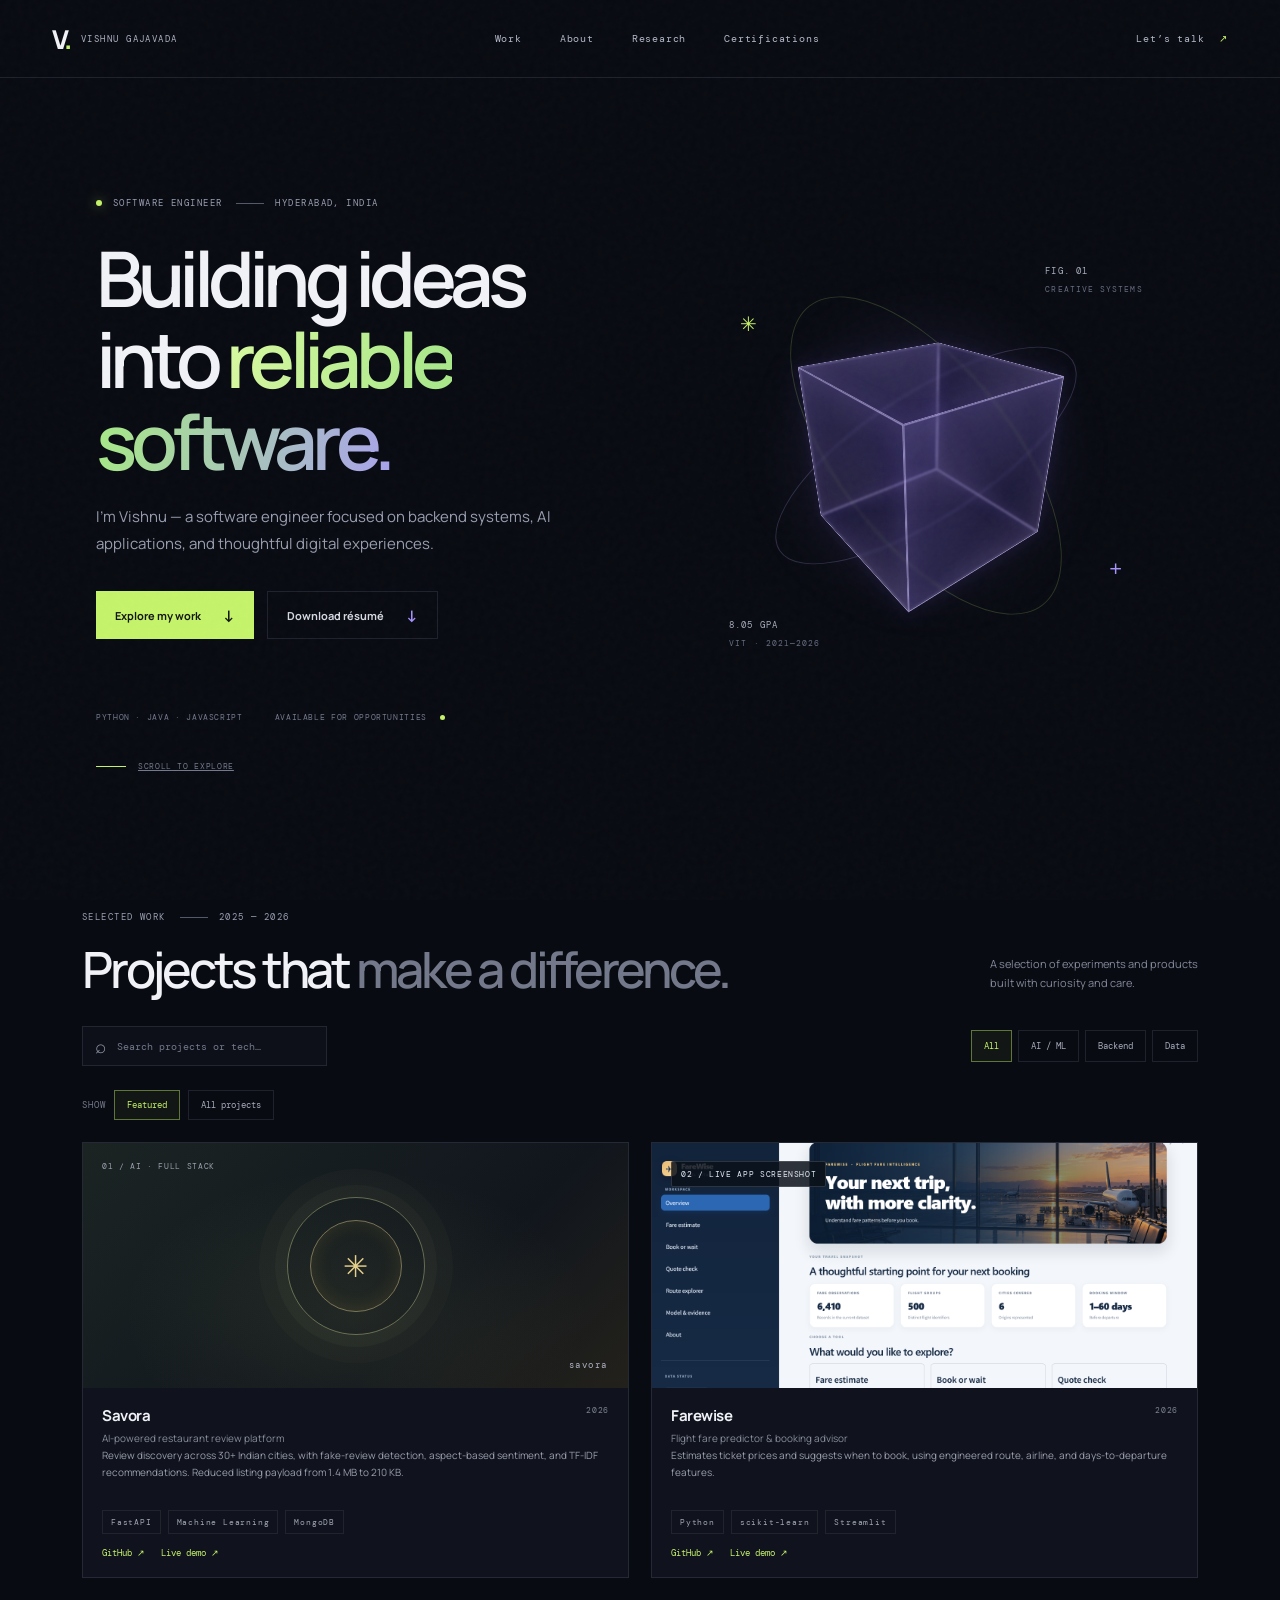
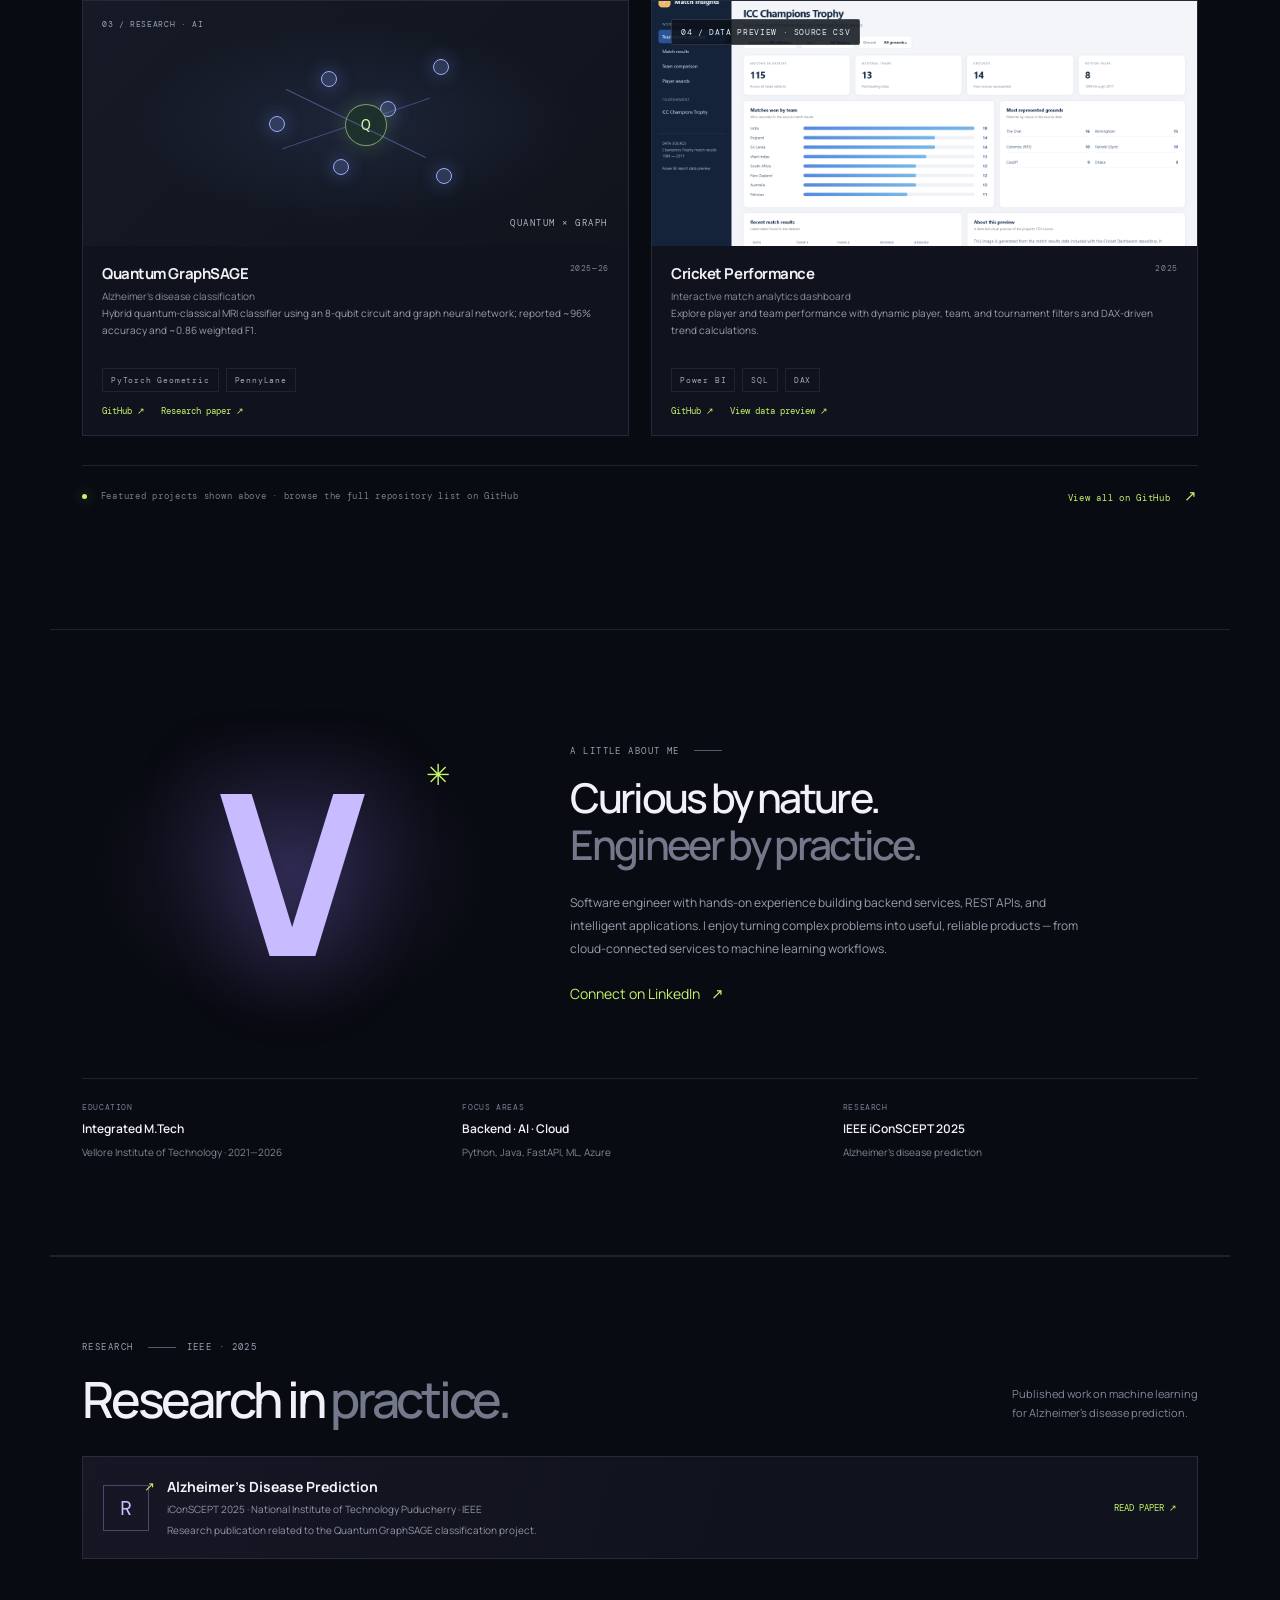
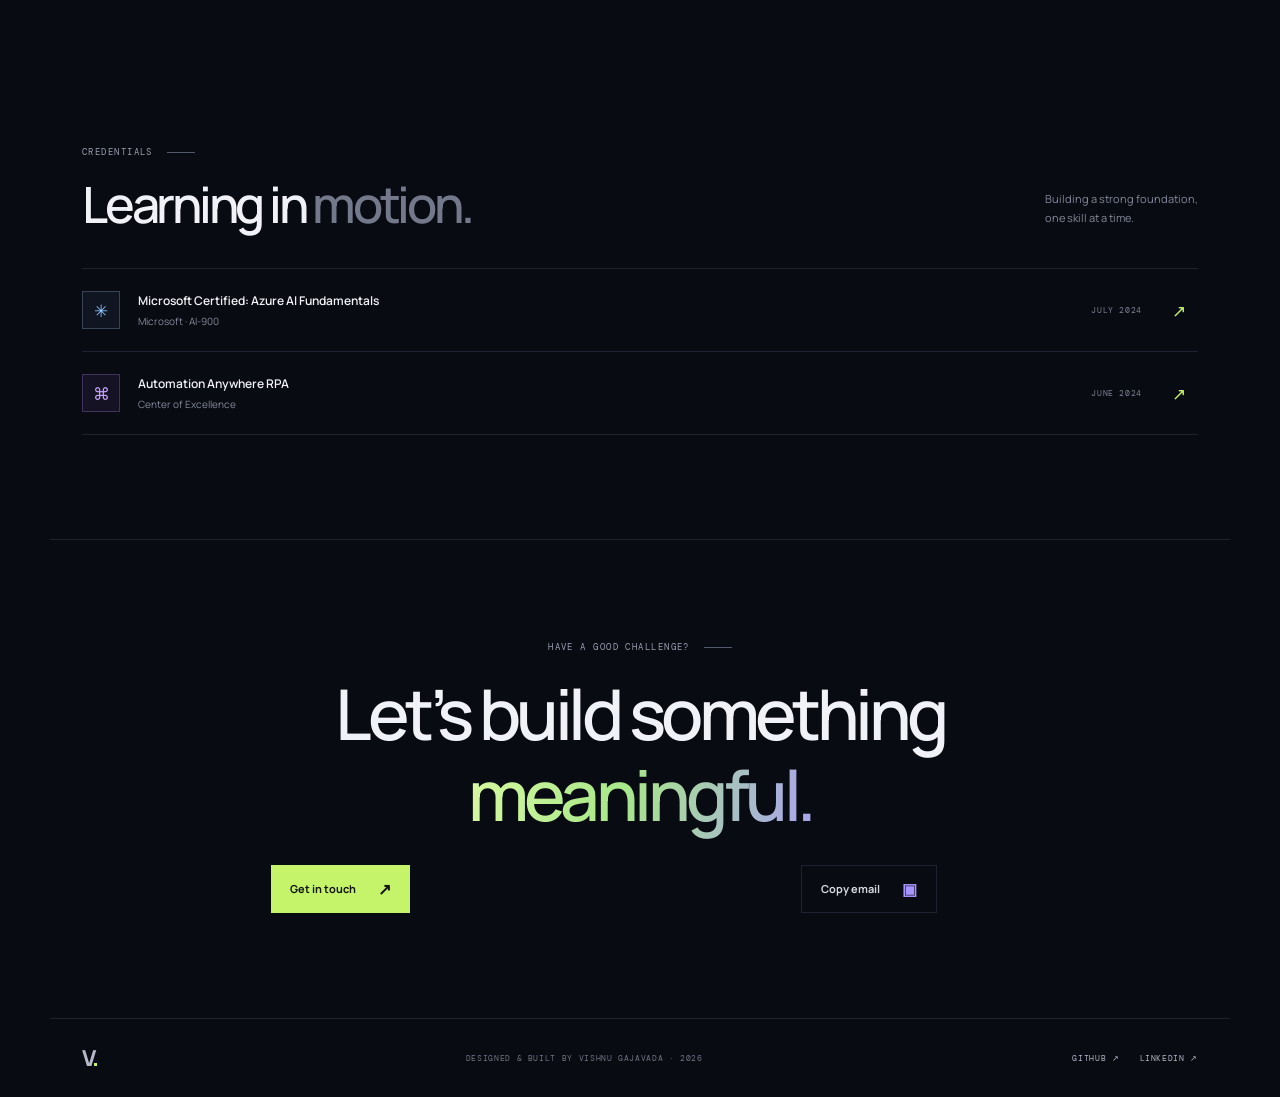
<file: index.html>
<!doctype html>
<html lang="en">
<head>
  <meta charset="utf-8">
  <meta name="viewport" content="width=device-width, initial-scale=1">
  <meta name="theme-color" content="#090b12">
  <meta name="description" content="Portfolio of Vishnu Gajavada — software engineer building backend, AI, and data applications.">
  <title>Vishnu Gajavada — Software Engineer</title>
  <link rel="preconnect" href="https://fonts.googleapis.com">
  <link rel="preconnect" href="https://fonts.gstatic.com" crossorigin>
  <link href="https://fonts.googleapis.com/css2?family=DM+Mono:wght@400;500&family=Manrope:wght@400;500;600;700;800&display=swap" rel="stylesheet">
  <link rel="stylesheet" href="styles.css">
  <link rel="stylesheet" href="enhancements.css">
  <link rel="stylesheet" href="screenshots.css">
  <script defer src="script.js"></script>
</head>
<body>
  <div class="grain" aria-hidden="true"></div>
  <header class="topbar">
    <a class="brand" href="#home" aria-label="Vishnu Gajavada home"><span class="brand-mark">V<span>.</span></span><span class="brand-name">VISHNU GAJAVADA</span></a>
    <nav aria-label="Main navigation"><a href="#work">Work</a><a href="#about">About</a><a href="#research">Research</a><a href="#certifications">Certifications</a></nav>
    <a class="contact-link" href="https://mail.google.com/mail/?view=cm&amp;fs=1&amp;to=vishnugajavada20%40gmail.com" target="_blank" rel="noopener noreferrer">Let’s talk <span>↗</span></a>
  </header>

  <main>
    <section class="hero" id="home">
      <div class="hero-copy">
        <p class="eyebrow"><span class="pulse"></span> SOFTWARE ENGINEER <span class="eyebrow-line"></span> HYDERABAD, INDIA</p>
        <h1>Building ideas<br>into <span class="gradient-text">reliable software.</span></h1>
        <p class="hero-intro">I’m Vishnu — a software engineer focused on backend systems, AI applications, and thoughtful digital experiences.</p>
        <div class="hero-actions"><a class="button button-primary" href="#work">Explore my work <span>↓</span></a><a class="button button-quiet" href="resume.pdf" download="Vishnu-Gajavada-Resume.pdf">Download résumé <span>↓</span></a></div>
        <div class="hero-meta"><span>PYTHON · JAVA · JAVASCRIPT</span><span>AVAILABLE FOR OPPORTUNITIES <i></i></span></div>
      </div>
      <div class="hero-art" aria-label="Abstract rotating 3D glass sculpture" role="img">
        <div class="art-glow"></div><div class="orbit orbit-one"></div><div class="orbit orbit-two"></div>
        <div class="cube-scene"><div class="cube"><span class="face front"></span><span class="face back"></span><span class="face right"></span><span class="face left"></span><span class="face top"></span><span class="face bottom"></span></div></div>
        <div class="art-label label-top">FIG. 01 <span>CREATIVE SYSTEMS</span></div><div class="art-label label-bottom">8.05 GPA <span>VIT · 2021—2026</span></div>
        <span class="spark spark-a">✳</span><span class="spark spark-b">+</span>
      </div>
      <a class="scroll-cue" href="#work"><span class="scroll-line"></span> SCROLL TO EXPLORE</a>
    </section>

    <section class="work section-wrap" id="work">
      <div class="section-heading"><div><p class="eyebrow">SELECTED WORK <span class="eyebrow-line"></span> 2025 — 2026</p><h2>Projects that <span class="muted">make a difference.</span></h2></div><p class="section-note">A selection of experiments and products<br>built with curiosity and care.</p></div>
      <div class="project-tools"><label class="search-box"><span>⌕</span><input id="project-search" type="search" placeholder="Search projects or tech…" aria-label="Search projects or technologies"></label><div class="filter-buttons" role="group" aria-label="Filter projects"><button class="filter-button active" data-filter="all">All</button><button class="filter-button" data-filter="ai">AI / ML</button><button class="filter-button" data-filter="backend">Backend</button><button class="filter-button" data-filter="data">Data</button></div></div>
      <div class="project-view-toggle" role="group" aria-label="Project view"><span>SHOW</span><button class="view-button active" data-view="featured" aria-pressed="true">Featured</button><button class="view-button" data-view="all" aria-pressed="false">All projects</button></div>
      <div class="project-grid" id="project-grid">
        <article class="project-card featured-card" data-repo="savora" data-category="ai backend" data-search="restaurant reviews fastapi streamlit mongodb machine learning sentiment fake review recommendations jwt"><div class="project-visual visual-savora"><span class="visual-index">01 / AI · FULL STACK</span><div class="visual-symbol plate-symbol"><span></span><i>✳</i></div><span class="visual-word">savora</span></div><div class="project-info"><div><h3>Savora</h3><p>AI-powered restaurant review platform</p></div><span class="project-year">2026</span></div><p class="project-summary">Review discovery across 30+ Indian cities, with fake-review detection, aspect-based sentiment, and TF-IDF recommendations. Reduced listing payload from 1.4 MB to 210 KB.</p><div class="project-tags"><span>FastAPI</span><span>Machine Learning</span><span>MongoDB</span></div><div class="project-links"><a href="https://github.com/vishnugajavada/savora" target="_blank" rel="noreferrer">GitHub ↗</a><a href="https://savoravishnu.streamlit.app" target="_blank" rel="noreferrer">Live demo ↗</a></div></article>
        <article class="project-card featured-card" data-repo="farewise" data-category="ai data" data-search="flight fare predictor price booking advisor pandas scikit learn streamlit regression"><div class="project-visual visual-farewise project-screenshot"><a href="https://github.com/vishnugajavada/Farewise" target="_blank" rel="noreferrer" aria-label="Open Farewise on GitHub"><img src="assets/screenshots/farewise.png" alt="Farewise running locally, showing the synthetic demo data overview, route summary, and fare analysis navigation"></a><span class="visual-index">02 / LIVE APP SCREENSHOT</span></div><div class="project-info"><div><h3>Farewise</h3><p>Flight fare predictor & booking advisor</p></div><span class="project-year">2026</span></div><p class="project-summary">Estimates ticket prices and suggests when to book, using engineered route, airline, and days-to-departure features.</p><div class="project-tags"><span>Python</span><span>scikit-learn</span><span>Streamlit</span></div><div class="project-links"><a href="https://github.com/vishnugajavada/Farewise" target="_blank" rel="noreferrer">GitHub ↗</a><a href="https://vishnugajavada-farewise-srcfarewiseuiapp-fh8waa.streamlit.app/" target="_blank" rel="noreferrer">Live demo ↗</a></div></article>
        <article class="project-card featured-card" data-repo="alzheimer-quantum-graph-sage" data-category="ai" data-search="alzheimer disease classification quantum feature extraction graphsage MRI image pytorch geometric pennylane"><div class="project-visual visual-quantum"><span class="visual-index">03 / RESEARCH · AI</span><div class="node-art"><i></i><i></i><i></i><i></i><i></i><i></i><b>Q</b></div><span class="visual-word">QUANTUM × GRAPH</span></div><div class="project-info"><div><h3>Quantum GraphSAGE</h3><p>Alzheimer’s disease classification</p></div><span class="project-year">2025—26</span></div><p class="project-summary">Hybrid quantum-classical MRI classifier using an 8-qubit circuit and graph neural network; reported ~96% accuracy and ~0.86 weighted F1.</p><div class="project-tags"><span>PyTorch Geometric</span><span>PennyLane</span></div><div class="project-links"><a href="https://github.com/vishnugajavada/Alzheimer-Quantum-Graph-Sage" target="_blank" rel="noreferrer">GitHub ↗</a><a href="https://ieeexplore.ieee.org/document/11436817/" target="_blank" rel="noreferrer">Research paper ↗</a></div></article>
        <article class="project-card featured-card" data-repo="cricket-dashboard" data-category="data" data-search="cricket match performance analytics dashboard player team tournament power bi sql python dax"><div class="project-visual visual-cricket project-screenshot"><a href="https://github.com/vishnugajavada/Cricket-Dashboard" target="_blank" rel="noreferrer" aria-label="Open Cricket Dashboard on GitHub"><img src="assets/screenshots/cricket-dashboard.png" alt="Data preview built from the Cricket Dashboard repository CSV, showing Champions Trophy match, team, and ground summaries; not a Power BI export"></a><span class="visual-index">04 / DATA PREVIEW · SOURCE CSV</span></div><div class="project-info"><div><h3>Cricket Performance</h3><p>Interactive match analytics dashboard</p></div><span class="project-year">2025</span></div><p class="project-summary">Explore player and team performance with dynamic player, team, and tournament filters and DAX-driven trend calculations.</p><div class="project-tags"><span>Power BI</span><span>SQL</span><span>DAX</span></div><div class="project-links"><a href="https://github.com/vishnugajavada/Cricket-Dashboard" target="_blank" rel="noreferrer">GitHub ↗</a><a href="assets/screenshots/cricket-dashboard.png" target="_blank" rel="noreferrer">View data preview ↗</a></div></article>
      </div>
      <div class="github-row"><p id="repo-status"><span class="status-dot"></span> Loading public repositories from GitHub…</p><a href="https://github.com/vishnugajavada?tab=repositories" target="_blank" rel="noreferrer">View all on GitHub <span>↗</span></a></div>
      <div id="repo-grid" class="repo-grid" aria-live="polite"></div>
    </section>

    <section class="about section-wrap" id="about"><div class="about-mark" aria-hidden="true"><span>V</span><i>✳</i></div><div class="about-copy"><p class="eyebrow">A LITTLE ABOUT ME <span class="eyebrow-line"></span></p><h2>Curious by nature.<br><span class="muted">Engineer by practice.</span></h2><p>Software engineer with hands-on experience building backend services, REST APIs, and intelligent applications. I enjoy turning complex problems into useful, reliable products — from cloud-connected services to machine learning workflows.</p><a class="text-link" href="https://www.linkedin.com/in/vishnu-gajavada-380631279/" target="_blank" rel="noreferrer">Connect on LinkedIn <span>↗</span></a></div><div class="about-details"><div><span>EDUCATION</span><strong>Integrated M.Tech</strong><small>Vellore Institute of Technology · 2021—2026</small></div><div><span>FOCUS AREAS</span><strong>Backend · AI · Cloud</strong><small>Python, Java, FastAPI, ML, Azure</small></div><div><span>RESEARCH</span><strong>IEEE iConSCEPT 2025</strong><small>Alzheimer’s disease prediction</small></div></div></section>

    <section class="research section-wrap" id="research"><div class="section-heading"><div><p class="eyebrow">RESEARCH <span class="eyebrow-line"></span> IEEE · 2025</p><h2>Research in <span class="muted">practice.</span></h2></div><p class="section-note">Published work on machine learning<br>for Alzheimer’s disease prediction.</p></div><a class="research-card" href="https://ieeexplore.ieee.org/document/11436817/" target="_blank" rel="noreferrer"><span class="research-icon">R<span>↗</span></span><span class="research-copy"><strong>Alzheimer’s Disease Prediction</strong><small>iConSCEPT 2025 · National Institute of Technology Puducherry · IEEE</small><small>Research publication related to the Quantum GraphSAGE classification project.</small></span><span class="research-open">READ PAPER ↗</span></a></section>

    <section class="certifications section-wrap" id="certifications"><div class="section-heading"><div><p class="eyebrow">CREDENTIALS <span class="eyebrow-line"></span></p><h2>Learning in <span class="muted">motion.</span></h2></div><p class="section-note">Building a strong foundation,<br>one skill at a time.</p></div><div class="cert-list"><a class="cert-item" href="https://drive.google.com/file/d/17xsXJRBU0oVl1Qxz-U2bQVq2n0ooGOFm/view?usp=drive_link" target="_blank" rel="noreferrer"><span class="cert-icon">✳</span><span class="cert-main"><strong>Microsoft Certified: Azure AI Fundamentals</strong><small>Microsoft · AI-900</small></span><span class="cert-date">JULY 2024</span><span class="cert-open">↗</span></a><a class="cert-item" href="https://drive.google.com/file/d/1Jwt9KQc1stV9tryo4pPG4t9vZOQHO4PA/view?usp=drive_link" target="_blank" rel="noreferrer"><span class="cert-icon cert-purple">⌘</span><span class="cert-main"><strong>Automation Anywhere RPA</strong><small>Center of Excellence</small></span><span class="cert-date">JUNE 2024</span><span class="cert-open">↗</span></a></div></section>

    <section class="contact section-wrap"><p class="eyebrow">HAVE A GOOD CHALLENGE? <span class="eyebrow-line"></span></p><h2>Let’s build something<br><span class="gradient-text">meaningful.</span></h2><div class="contact-actions"><a class="button button-primary" href="https://mail.google.com/mail/?view=cm&amp;fs=1&amp;to=vishnugajavada20%40gmail.com" target="_blank" rel="noopener noreferrer">Get in touch <span>↗</span></a><button class="button button-quiet copy-email" type="button" data-email="vishnugajavada20@gmail.com">Copy email <span>▣</span></button><span class="copy-status" aria-live="polite"></span></div></section>
  </main>
  <footer class="footer"><a class="brand" href="#home"><span class="brand-mark">V<span>.</span></span></a><p>DESIGNED & BUILT BY VISHNU GAJAVADA · 2026</p><div><a href="https://github.com/vishnugajavada" target="_blank" rel="noreferrer">GITHUB ↗</a><a href="https://www.linkedin.com/in/vishnu-gajavada-380631279/" target="_blank" rel="noreferrer">LINKEDIN ↗</a></div></footer>
  <a class="back-to-top" href="#home" aria-label="Back to top" title="Back to top">↑</a>
</body>
</html>
</file>
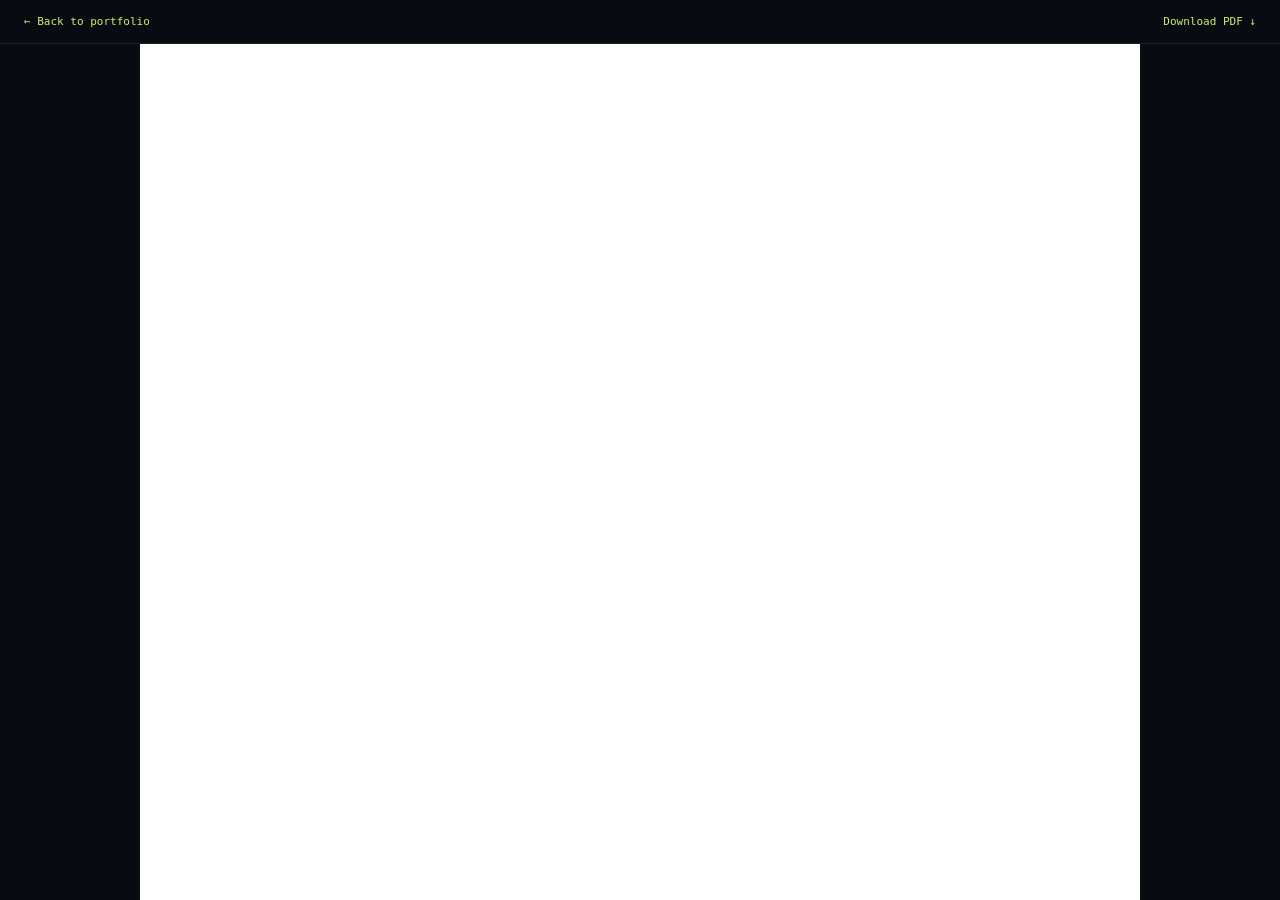
<file: resume.html>
<!doctype html>
<html lang="en"><head><meta charset="utf-8"><meta name="viewport" content="width=device-width,initial-scale=1"><meta name="theme-color" content="#090b12"><title>Vishnu Gajavada — Résumé</title><link rel="stylesheet" href="styles.css"><style>body{min-height:100vh;display:flex;flex-direction:column}.resume-viewer-bar{display:flex;align-items:center;justify-content:space-between;padding:15px 24px;border-bottom:1px solid var(--line)}.resume-viewer-bar a{color:var(--lime);text-decoration:none;font:11px var(--mono)}.resume-viewer{flex:1;width:min(100%,1000px);height:calc(100vh - 65px);min-height:500px;border:0;margin:0 auto;display:block;background:#fff}</style></head><body><header class="resume-viewer-bar"><a href="index.html">← Back to portfolio</a><a href="resume.pdf" download="Vishnu-Gajavada-Resume.pdf">Download PDF ↓</a></header><iframe class="resume-viewer" src="resume.pdf" title="Vishnu Gajavada résumé PDF"></iframe></body></html>
</file>
<file: styles.css>
:root{--bg:#090b12;--panel:#10131d;--panel2:#141825;--text:#f1f2f7;--muted:#8b91a3;--line:rgba(210,218,255,.11);--lime:#c5f36a;--purple:#a794ff;--mono:'DM Mono',monospace;--sans:'Manrope',sans-serif}*{box-sizing:border-box}html{scroll-behavior:smooth;scroll-padding-top:90px}body{margin:0;background:var(--bg);color:var(--text);font-family:var(--sans);font-size:14px;overflow-x:hidden}.grain{position:fixed;inset:0;z-index:10;pointer-events:none;opacity:.12;background-image:url("data:image/svg+xml,%3Csvg viewBox='0 0 180 180' xmlns='http://www.w3.org/2000/svg'%3E%3Cfilter id='n'%3E%3CfeTurbulence type='fractalNoise' baseFrequency='.8' numOctaves='3' stitchTiles='stitch'/%3E%3C/filter%3E%3Crect width='100%25' height='100%25' filter='url(%23n)' opacity='.18'/%3E%3C/svg%3E")}.topbar{height:78px;display:flex;align-items:center;justify-content:space-between;max-width:1320px;padding:0 52px;margin:auto;border-bottom:1px solid var(--line);position:relative;z-index:2}.brand{display:flex;gap:12px;align-items:center;text-decoration:none;color:var(--text)}.brand-mark{font-size:26px;font-weight:800;letter-spacing:-3px}.brand-mark span{color:var(--lime)}.brand-name,.topbar nav,.contact-link,.eyebrow,.hero-meta,.scroll-cue,.visual-index,.project-year,.project-tags,.github-row,.about-details span,.cert-date,.footer p,.footer div{font-family:var(--mono);font-size:10px;letter-spacing:.08em}.brand-name{font-size:9px;color:#adb1c1;letter-spacing:.16em}.topbar nav{display:flex;gap:38px}.topbar nav a,.contact-link,.footer a{color:#b5b9c8;text-decoration:none;transition:color .2s}.topbar nav a:hover,.contact-link:hover,.footer a:hover{color:var(--lime)}.contact-link span{color:var(--lime);margin-left:8px}.hero{max-width:1320px;min-height:690px;margin:auto;padding:110px 7.5% 80px;display:grid;grid-template-columns:1.05fr .95fr;align-items:center;position:relative}.eyebrow{font-size:9px;color:#9a9fb1;letter-spacing:.16em;display:flex;align-items:center;gap:11px}.pulse,.status-dot{display:inline-block;width:6px;height:6px;border-radius:50%;background:var(--lime);box-shadow:0 0 12px #c5f36a88}.eyebrow-line{display:inline-block;width:28px;height:1px;background:#53596a;margin-left:3px}.hero h1{font-size:clamp(48px,6vw,78px);letter-spacing:-.075em;line-height:1.06;margin:28px 0 22px;font-weight:600}.gradient-text{background:linear-gradient(100deg,#d9f9a1,#a7e789 45%,#a996ff 110%);-webkit-background-clip:text;background-clip:text;color:transparent}.hero-intro{font-size:15px;line-height:1.8;color:#999eaf;max-width:470px}.hero-actions{display:flex;gap:13px;margin-top:34px}.button{height:48px;padding:0 19px;display:inline-flex;align-items:center;justify-content:center;gap:22px;text-decoration:none;font-weight:700;font-size:11px;transition:transform .2s,background .2s}.button:hover{transform:translateY(-3px)}.button-primary{background:var(--lime);color:#12150d}.button-primary:hover{background:#d5fa8d}.button-primary span{font-size:16px}.button-quiet{border:1px solid var(--line);color:#d6d8e2}.button-quiet span{color:var(--purple);font-size:16px}.hero-meta{display:flex;gap:32px;margin-top:73px;color:#73798b;font-size:8px}.hero-meta i{width:5px;height:5px;background:var(--lime);border-radius:50%;display:inline-block;margin-left:7px}.hero-art{height:470px;position:relative;display:grid;place-items:center;perspective:900px}.art-glow{position:absolute;width:330px;height:330px;border-radius:50%;background:radial-gradient(circle,#8d78ff25 0%,#9f83ef0c 48%,transparent 72%);filter:blur(20px)}.cube-scene{position:relative;width:210px;height:210px;perspective:700px;transform-style:preserve-3d}.cube{--size:170px;position:absolute;width:var(--size);height:var(--size);top:20px;left:20px;transform-style:preserve-3d;transform:rotateX(-28deg) rotateY(38deg);animation:rotateCube 18s linear infinite}.face{position:absolute;inset:0;border:1px solid #d4c7ff8c;background:linear-gradient(145deg,#a591ff2e,#604bd414 60%,#cfabff17);box-shadow:inset 0 0 35px #ba9cff15,0 0 25px #8669fa12;backdrop-filter:blur(1px)}.face.front{transform:translateZ(85px)}.face.back{transform:rotateY(180deg) translateZ(85px)}.face.right{transform:rotateY(90deg) translateZ(85px)}.face.left{transform:rotateY(-90deg) translateZ(85px)}.face.top{transform:rotateX(90deg) translateZ(85px)}.face.bottom{transform:rotateX(-90deg) translateZ(85px)}@keyframes rotateCube{from{transform:rotateX(-28deg) rotateY(0)}to{transform:rotateX(332deg) rotateY(360deg)}}.orbit{position:absolute;border:1px solid #b9a9ff36;border-radius:50%;width:350px;height:125px;transform:rotate(-33deg)}.orbit-two{width:380px;height:175px;transform:rotate(52deg);border-color:#c4f36a30}.art-label{position:absolute;font:9px var(--mono);letter-spacing:.12em;color:#a9aebe}.art-label span{display:block;color:#666d80;margin-top:7px;font-size:8px}.label-top{top:45px;right:8%}.label-bottom{bottom:42px;left:12%}.spark{position:absolute;color:var(--lime);font-size:20px}.spark-a{top:90px;left:14%}.spark-b{bottom:106px;right:12%;color:var(--purple);font-size:23px}.scroll-cue{position:absolute;bottom:31px;left:7.5%;font-size:8px;color:#73798b;display:flex;align-items:center;gap:12px}.scroll-line{height:1px;width:30px;background:var(--lime)}.section-wrap{max-width:1180px;margin:auto;padding-left:32px;padding-right:32px}.work{padding-top:100px;padding-bottom:105px}.section-heading{display:flex;align-items:end;justify-content:space-between;margin-bottom:38px}.section-heading h2,.about h2,.contact h2{font-weight:550;font-size:clamp(34px,4.5vw,50px);line-height:1.16;letter-spacing:-.065em;margin:17px 0 0}.muted{color:#73798a}.section-note{font-size:11px;line-height:1.8;color:#84899a;margin:0 0 5px}.project-grid{display:grid;grid-template-columns:repeat(2,minmax(0,1fr));gap:22px}.project-card{background:var(--panel);border:1px solid var(--line);position:relative;overflow:hidden;transition:transform .3s,border-color .3s}.project-card:hover{transform:translateY(-5px);border-color:#b9a9ff55}.project-visual{height:245px;position:relative;overflow:hidden;display:flex;align-items:center;justify-content:center}.visual-savora{background:radial-gradient(ellipse at 50% 70%,#a2aa581c,transparent 60%),linear-gradient(135deg,#1b2423,#11161d 65%,#23211b)}.visual-farewise{background:radial-gradient(ellipse at 75% 30%,#8d81f023,transparent 55%),linear-gradient(125deg,#19162a,#121521 70%)}.visual-quantum{background:radial-gradient(ellipse at 50% 50%,#7391e51e,transparent 58%),linear-gradient(135deg,#151a26,#10141d)}.visual-cricket{background:radial-gradient(ellipse at 50% 50%,#98c76613,transparent 60%),linear-gradient(135deg,#17221d,#12181a)}.visual-index{position:absolute;top:18px;left:19px;font-size:8px;color:#9ba0ae}.visual-word{position:absolute;bottom:17px;right:20px;color:#aeb3c3;font:9px var(--mono);letter-spacing:.17em}.plate-symbol{width:138px;height:138px;border:1px solid #d9e29b66;border-radius:50%;display:grid;place-items:center;position:relative;box-shadow:0 0 0 12px #d9e29b08,0 0 0 28px #d9e29b05}.plate-symbol span{width:92px;height:92px;border:1px solid #f0db9b70;border-radius:50%;box-shadow:inset 0 0 20px #e7bd4120}.plate-symbol i{position:absolute;font-style:normal;color:#e5cf8c;font-size:30px}.fare-chart{height:150px;width:68%;display:flex;align-items:end;gap:12px;position:relative;border-bottom:1px solid #8d81f044}.fare-chart span{flex:1;background:linear-gradient(0deg,#7c6bdc13,#af9cffaa);border-top:1px solid #c6b8ff;height:30%;border-radius:3px 3px 0 0}.fare-chart span:nth-child(2){height:48%}.fare-chart span:nth-child(3){height:42%}.fare-chart span:nth-child(4){height:69%}.fare-chart span:nth-child(5){height:59%}.fare-chart span:nth-child(6){height:92%}.fare-chart b{position:absolute;right:4px;top:3px;color:var(--lime);font-size:19px}.node-art{position:relative;width:210px;height:140px}.node-art i{position:absolute;width:16px;height:16px;border-radius:50%;border:1px solid #9cadff;background:#758bda44;box-shadow:0 0 18px #8096ff66}.node-art i:nth-child(1){left:18px;top:62px}.node-art i:nth-child(2){left:70px;top:17px}.node-art i:nth-child(3){left:82px;top:105px}.node-art i:nth-child(4){right:65px;top:47px}.node-art i:nth-child(5){right:12px;top:5px}.node-art i:nth-child(6){right:9px;bottom:10px}.node-art:before,.node-art:after{content:'';position:absolute;left:27px;top:69px;width:156px;height:1px;background:#839aff68;transform:rotate(-19deg);box-shadow:0 0 0 0 #8195ff}.node-art:after{transform:rotate(26deg)}.node-art b{position:absolute;left:94px;top:50px;width:42px;height:42px;border-radius:50%;display:grid;place-items:center;font:16px var(--mono);color:#d1f6aa;border:1px solid #d1f6aa88;background:#1d302b;box-shadow:0 0 22px #a6ee6f30}.dash-ui{width:64%;height:130px;border:1px solid #a3c78255;border-radius:5px;background:#0d1316;display:flex;padding:11px;gap:10px;box-shadow:0 15px 45px #0008;transform:perspective(500px) rotateY(-8deg) rotateX(4deg)}.dash-side{width:20%;background:linear-gradient(#b6e28644 0 3px,transparent 3px 17px);background-size:100% 17px}.dash-main{flex:1;display:flex;flex-direction:column;gap:9px}.dash-main i{height:20px;width:38%;background:#d7f2b725;border:1px solid #b5e17733;border-radius:2px}.dash-main i:nth-child(2){width:58%}.dash-bars{display:flex;align-items:end;gap:6px;height:52px;border-bottom:1px solid #a7c97d33}.dash-bars b{width:15%;background:linear-gradient(#c9f483aa,#9cc66822);height:50%}.dash-bars b:nth-child(2){height:90%}.dash-bars b:nth-child(3){height:67%}.dash-bars b:nth-child(4){height:100%}.dash-bars b:nth-child(5){height:73%}.project-info{display:flex;justify-content:space-between;padding:17px 19px 0}.project-info h3{font-size:15px;margin:0 0 5px;letter-spacing:-.03em}.project-info p{font-size:10px;color:#878d9e;margin:0}.project-year{font-size:8px;color:#7b8192}.project-tags{display:flex;gap:7px;padding:17px 19px 20px}.project-tags span{font-size:8px;color:#a1a6b4;border:1px solid #ffffff12;padding:6px 8px}.card-link{position:absolute;right:17px;bottom:17px;color:var(--lime);text-decoration:none;font-size:17px}.github-row{border-top:1px solid var(--line);margin-top:29px;padding-top:20px;display:flex;align-items:center;justify-content:space-between;color:#767d8d;font-size:9px}.github-row p{margin:0}.github-row .status-dot{margin-right:8px;width:5px;height:5px}.github-row a,.text-link{color:var(--lime);text-decoration:none}.github-row a span,.text-link span{font-size:15px;margin-left:8px}.repo-grid{display:grid;grid-template-columns:repeat(3,1fr);gap:12px;margin-top:18px}.repo-card{padding:15px;border:1px solid var(--line);background:#0c0f17;text-decoration:none;color:var(--text);transition:border-color .2s,transform .2s}.repo-card:hover{border-color:#c5f36a55;transform:translateY(-2px)}.repo-card strong{font-size:11px;display:flex;justify-content:space-between}.repo-card strong span{color:var(--lime)}.repo-card p{color:#858b9c;font-size:10px;line-height:1.6;margin:9px 0}.repo-card small{font:8px var(--mono);color:#abb0bd}.about{padding-top:80px;padding-bottom:96px;border-top:1px solid var(--line);border-bottom:1px solid var(--line);display:grid;grid-template-columns:.8fr 1.2fr;column-gap:70px;row-gap:48px;align-items:center}.about-mark{height:320px;display:grid;place-items:center;position:relative;background:radial-gradient(ellipse,#a18bff1e,transparent 67%)}.about-mark span{font-size:225px;font-weight:800;letter-spacing:-.13em;color:#c8bbff;line-height:1;text-shadow:0 0 90px #927afa6b;transform:translateX(-13px)}.about-mark i{position:absolute;color:var(--lime);font-style:normal;font-size:29px;top:44px;right:50px}.about-copy h2{font-size:41px}.about-copy>p:not(.eyebrow){font-size:12px;line-height:1.9;color:#999eae;max-width:530px;margin:23px 0}.about-details{grid-column:1/-1;display:grid;grid-template-columns:repeat(3,1fr);border-top:1px solid var(--line);padding-top:23px;gap:25px}.about-details div{display:flex;flex-direction:column;gap:8px}.about-details span{font-size:8px;color:#777e90}.about-details strong{font-size:12px;font-weight:600}.about-details small{font-size:10px;color:#818797}.certifications{padding-top:100px;padding-bottom:104px}.certifications .section-heading{margin-bottom:35px}.cert-list{border-top:1px solid var(--line)}.cert-item{min-height:83px;border-bottom:1px solid var(--line);display:flex;align-items:center;gap:18px;text-decoration:none;color:var(--text);transition:padding .2s,background .2s}.cert-item:hover{padding-left:8px;background:#ffffff04}.cert-icon{width:38px;height:38px;border:1px solid #a4c8ec44;display:grid;place-items:center;color:#8fc6ff;font-size:17px;background:#568bc015}.cert-purple{color:#c3a3ff;border-color:#bd8afa44;background:#9a67da15}.cert-main{display:flex;flex-direction:column;gap:5px;flex:1}.cert-main strong{font-size:12px;font-weight:600}.cert-main small{color:#858b9b;font-size:10px}.cert-date{color:#7e8494;font-size:8px}.cert-open{font-size:17px;color:var(--lime);padding:0 12px}.contact{padding-top:92px;padding-bottom:105px;text-align:center;border-top:1px solid var(--line)}.contact .eyebrow{justify-content:center}.contact h2{font-size:clamp(44px,6vw,70px);margin:20px 0 29px}.contact .button{margin:auto}.footer{max-width:1180px;margin:auto;padding:24px 32px;display:flex;align-items:center;justify-content:space-between;border-top:1px solid var(--line)}.footer p{font-size:8px;color:#6f7584}.footer div{display:flex;gap:20px;font-size:8px}.footer .brand-mark{font-size:22px}@media(max-width:800px){.topbar{padding:0 25px}.topbar nav{gap:19px}.hero{padding:80px 7% 75px;grid-template-columns:1fr;min-height:auto}.hero-copy{position:relative;z-index:1}.hero h1{font-size:clamp(48px,10vw,72px)}.hero-art{height:360px;grid-row:1;margin-bottom:6px}.hero-meta{margin-top:47px}.scroll-cue{bottom:25px}.section-wrap{padding-left:24px;padding-right:24px}.about{grid-template-columns:.7fr 1.3fr;column-gap:30px}.about-mark{height:260px}.about-mark span{font-size:175px}.about-mark i{right:25px}.about-copy h2{font-size:34px}}@media(max-width:600px){.topbar{height:66px;padding:0 18px}.brand-name{display:none}.topbar nav{gap:13px;font-size:9px}.topbar nav a:nth-child(2){display:none}.contact-link{font-size:9px}.hero{padding:56px 22px 73px}.hero-art{height:285px}.cube-scene{transform:scale(.82)}.orbit{transform:rotate(-33deg) scale(.8)}.orbit-two{transform:rotate(52deg) scale(.8)}.label-top{right:2%;top:26px}.label-bottom{left:3%;bottom:17px}.hero h1{margin-top:22px}.hero-intro{font-size:13px}.hero-meta{font-size:7px;gap:13px;flex-wrap:wrap}.section-wrap{padding-left:19px;padding-right:19px}.work,.certifications{padding-top:72px;padding-bottom:75px}.section-heading{align-items:start;gap:18px;flex-direction:column}.section-heading h2{font-size:36px}.section-note{display:none}.project-grid{grid-template-columns:1fr;gap:15px}.project-visual{height:225px}.repo-grid{grid-template-columns:1fr 1fr}.github-row{gap:14px;align-items:flex-start;flex-direction:column}.about{padding-top:53px;padding-bottom:65px;grid-template-columns:1fr;gap:23px}.about-mark{height:190px;grid-row:1}.about-mark span{font-size:145px}.about-mark i{right:23%;top:12px}.about-copy h2{font-size:35px}.about-details{grid-template-columns:1fr;gap:19px;margin-top:14px}.cert-item{gap:11px;min-height:82px}.cert-icon{width:34px;height:34px;flex:none}.cert-main strong{font-size:10px}.cert-date{font-size:7px}.cert-open{padding:0 3px}.contact{padding-top:72px;padding-bottom:75px}.contact .eyebrow{font-size:8px}.footer{padding:20px;flex-wrap:wrap;gap:14px}.footer p{order:3;width:100%;text-align:center;margin:0}.footer div{gap:12px}}@media(prefers-reduced-motion:reduce){*,*:before,*:after{scroll-behavior:auto!important;animation-duration:.01ms!important;animation-iteration-count:1!important;transition-duration:.01ms!important}}
</file>
<file: enhancements.css>
.project-tools{display:flex;align-items:center;justify-content:space-between;gap:18px;margin:-10px 0 24px}.search-box{height:40px;min-width:245px;border:1px solid var(--line);display:flex;align-items:center;gap:9px;padding:0 12px;color:#9096a6;background:#0d1018}.search-box>span{font-size:19px}.search-box input{font:10px var(--mono);color:var(--text);background:transparent;border:0;outline:0;width:100%}.search-box input::placeholder{color:#73798b}.filter-buttons{display:flex;gap:6px}.filter-button{font:9px var(--mono);border:1px solid var(--line);background:transparent;color:#a6abba;padding:9px 12px;cursor:pointer}.filter-button:hover,.filter-button.active{color:var(--lime);border-color:#c5f36a6e;background:#c5f36a0b}.project-summary{font-size:10px;line-height:1.7;color:#999eae;margin:0;padding:2px 19px 0;min-height:48px}.project-links{display:flex;gap:16px;padding:12px 19px 18px}.project-links a{font:9px var(--mono);text-decoration:none;color:var(--lime)}.project-links a:hover{text-decoration:underline}.project-card .project-tags{padding-bottom:1px}.project-card[hidden]{display:none!important}.contact-actions{display:flex;justify-content:center;align-items:center;gap:12px;flex-wrap:wrap}.copy-email{font-family:var(--sans);cursor:pointer}.copy-status{font:9px var(--mono);color:var(--lime);min-width:60px;text-align:left}.resume-page{max-width:850px;margin:40px auto;padding:46px 55px;background:#fff;color:#20242c;font-family:Arial,sans-serif;line-height:1.45}.resume-page h1{font-size:32px;margin:0}.resume-page .resume-top{display:flex;justify-content:space-between;gap:20px;align-items:start;border-bottom:2px solid #20242c;padding-bottom:17px}.resume-page .resume-contact{text-align:right;font-size:12px}.resume-page a{color:#244f91}.resume-page h2{font-size:17px;text-transform:uppercase;letter-spacing:.08em;border-bottom:1px solid #9ca3af;padding-bottom:5px;margin:23px 0 10px}.resume-page p,.resume-page li{font-size:12px}.resume-page .resume-item{margin:11px 0}.resume-page .resume-item strong{font-size:13px}.resume-page .resume-meta{float:right;color:#596273;font-size:11px}.resume-page ul{margin:6px 0;padding-left:19px}.resume-page .skills{margin:5px 0}.resume-page .print-button{position:fixed;right:24px;top:20px;background:#10131d;color:#c5f36a;text-decoration:none;padding:12px 16px;font-size:12px;border-radius:3px}.resume-page .resume-links{font-size:12px}.resume-page .resume-top p{margin:5px 0}@media(max-width:700px){.project-tools{align-items:stretch;flex-direction:column}.search-box{min-width:0}.filter-buttons{flex-wrap:wrap}.filter-button{flex:1}.resume-page{margin:0;padding:25px 22px}.resume-page .resume-top{flex-direction:column}.resume-page .resume-contact{text-align:left}.resume-page .resume-meta{float:none;display:block}.resume-page .print-button{right:10px;top:10px}}@media print{body{background:#fff}.grain,.topbar,.print-button{display:none!important}.resume-page{margin:0;padding:0;max-width:none}.resume-page a{color:#20242c;text-decoration:none}@page{size:A4;margin:15mm}}

.copy-email{font-family:var(--sans);cursor:pointer;background:transparent;color:#d6d8e2;appearance:none;-webkit-appearance:none}.copy-email:hover{background:#ffffff0a;border-color:#b9a9ff66;color:#fff}.copy-email span{color:var(--purple)}

.project-view-toggle{display:flex;align-items:center;gap:8px;margin:0 0 22px;font:9px var(--mono);letter-spacing:.12em;color:#73798b}.view-button{font:9px var(--mono);color:#a6abba;background:transparent;border:1px solid var(--line);padding:8px 12px;cursor:pointer}.view-button.active,.view-button:hover{color:var(--lime);border-color:#c5f36a6e;background:#c5f36a0b}.research{padding-top:75px;padding-bottom:78px;border-top:1px solid var(--line)}.research .section-heading{margin-bottom:28px}.research-card{display:flex;align-items:center;gap:18px;padding:20px;border:1px solid var(--line);background:linear-gradient(105deg,#171625,#10131d 60%);color:var(--text);text-decoration:none;transition:border-color .2s,transform .2s}.research-card:hover{border-color:#b9a9ff66;transform:translateY(-2px)}.research-icon{width:46px;height:46px;flex:none;display:grid;place-items:center;position:relative;border:1px solid #b9a9ff55;color:#c9bcff;font:20px var(--mono)}.research-icon span{position:absolute;right:-7px;top:-8px;font-size:13px;color:var(--lime)}.research-copy{display:flex;flex:1;flex-direction:column;gap:6px}.research-copy strong{font-size:14px}.research-copy small{font-size:10px;line-height:1.5;color:#9096a7}.research-open{font:9px var(--mono);color:var(--lime);white-space:nowrap}.back-to-top{position:fixed;z-index:8;right:25px;bottom:25px;width:42px;height:42px;display:grid;place-items:center;border:1px solid #c5f36a66;background:#10131dee;color:var(--lime);text-decoration:none;font-size:20px;opacity:0;pointer-events:none;transform:translateY(8px);transition:opacity .2s,transform .2s,border-color .2s}.back-to-top.visible{opacity:1;pointer-events:auto;transform:translateY(0)}.back-to-top:hover{border-color:var(--lime);background:#1a2114}@media(max-width:600px){.project-view-toggle{margin-bottom:17px}.research{padding-top:60px;padding-bottom:62px}.research-card{gap:12px;padding:14px}.research-copy strong{font-size:12px}.research-copy small{font-size:9px}.research-open{font-size:8px}.back-to-top{right:15px;bottom:15px}}
</file>
<file: screenshots.css>
.project-screenshot{background:#10131d}.project-screenshot>a{display:block;position:absolute;inset:0;z-index:1;overflow:hidden}.project-screenshot>a img{display:block;width:100%;height:100%;object-fit:cover;object-position:center 10%;transition:transform .4s,filter .3s}.project-screenshot:hover>a img{transform:scale(1.025);filter:brightness(.9)}.project-screenshot .visual-index{z-index:2;background:#0b1119d9;border:1px solid #ffffff24;border-radius:2px;padding:7px 9px;color:#e2e8f2}.visual-cricket.project-screenshot>a img{object-position:center 10%}
</file>
